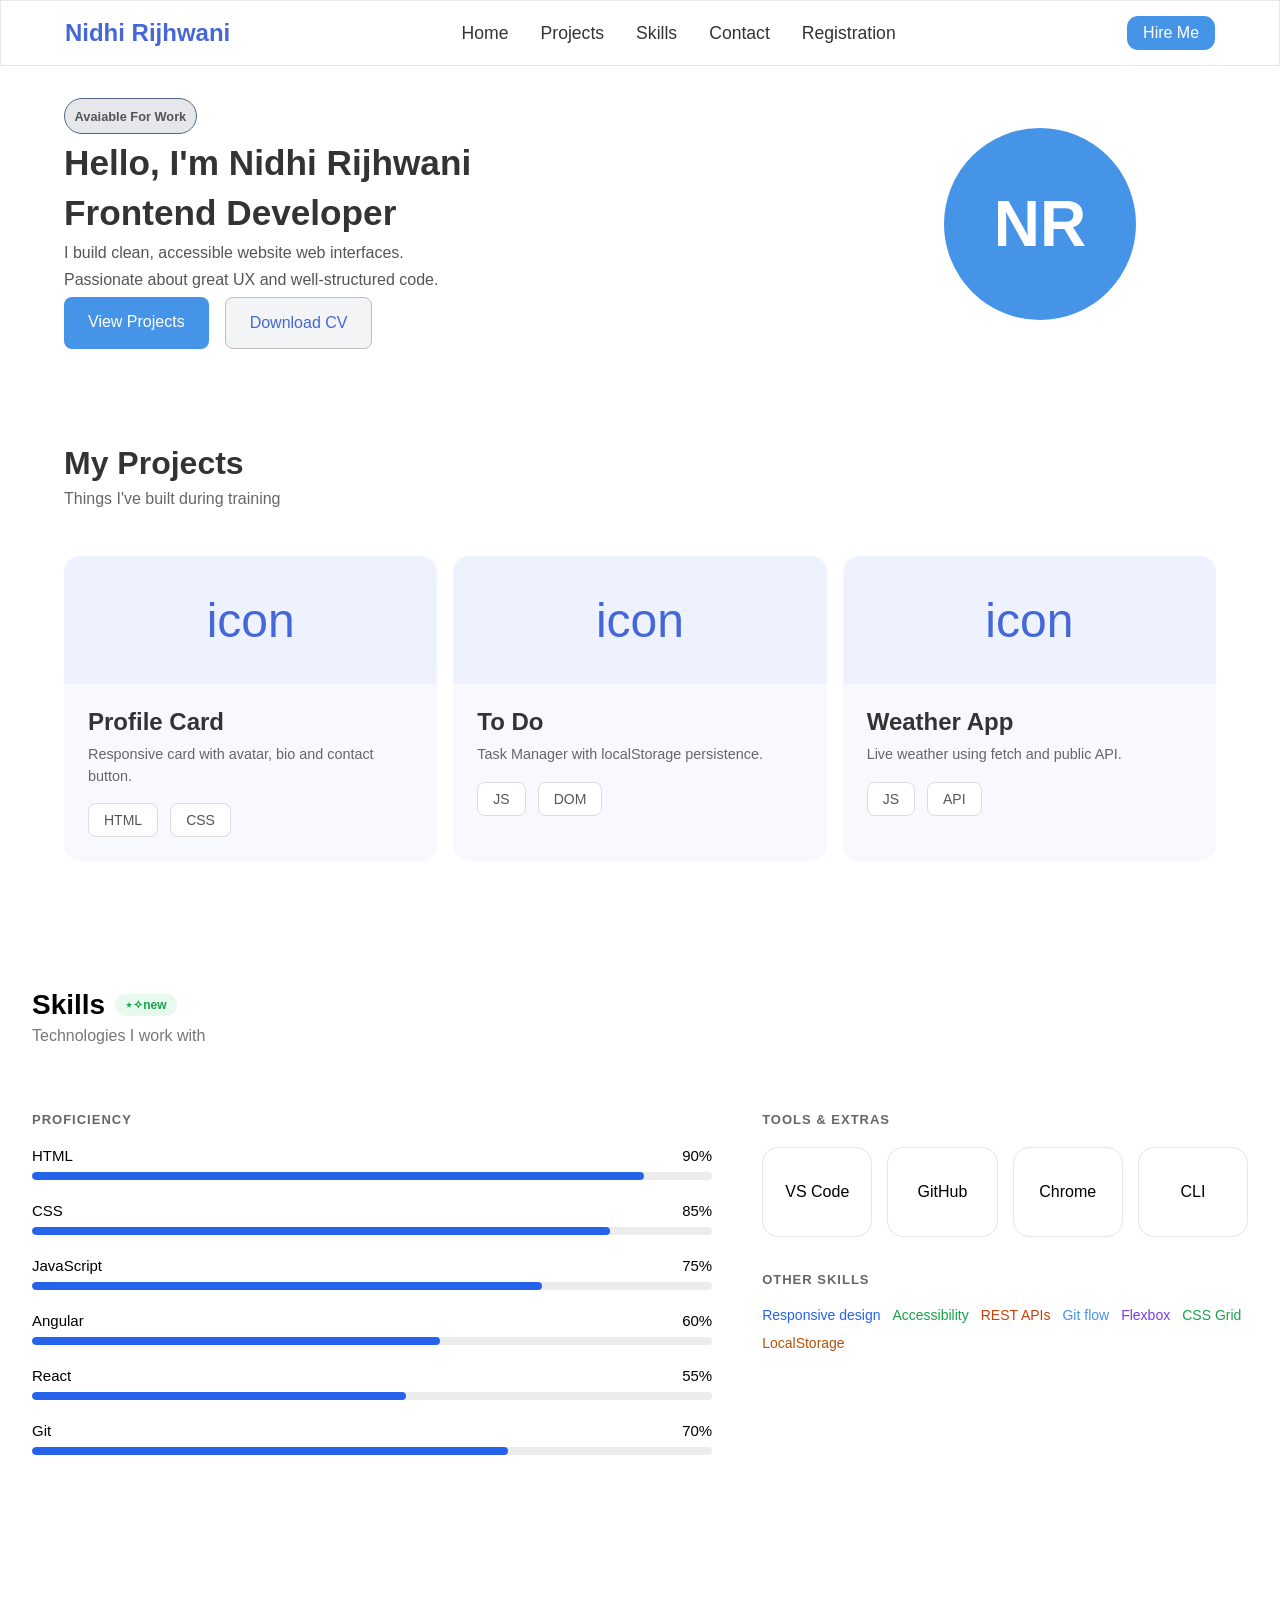
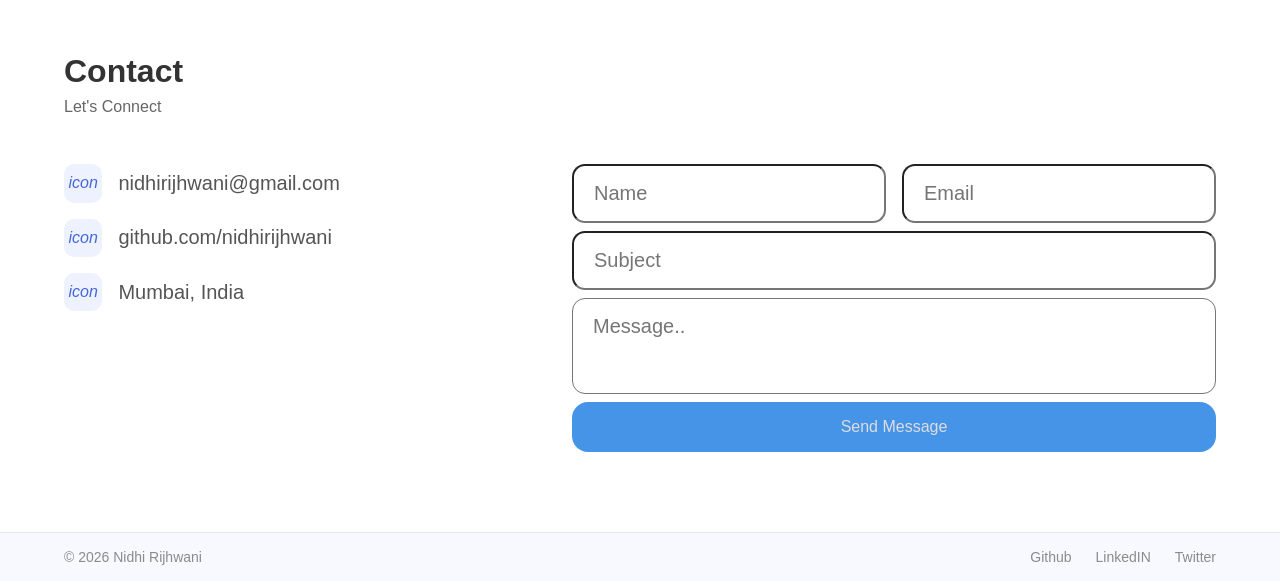
<file: index.html>
<!DOCTYPE html>
<html lang="en">
<head>
    <meta charset="UTF-8">
    <meta name="viewport" content="width=device-width, initial-scale=1.0">
    <title>Portfolio</title>
    <link rel="stylesheet" href="style.css">
    <link rel="stylesheet" href="responsive.css">
</head>
<body>
    <!-- Header Section -->
    <header class="header">
        <div class="container">
            <nav class="navbar">
                <a href="index.html" class="logo">Nidhi Rijhwani</a>
                <ul class="nav-links">
                    <li><a href="#home">Home</a></li>
                    <li><a href="#projects">Projects</a></li>
                    <li><a href="#skills">Skills</a></li>
                    <li><a href="#contact">Contact</a></li>
                    <li><a href="registration-form.html">Registration</a></li>
                </ul>
                <a href="#contact" class="btn-hire">Hire Me</a>
            </nav>
        </div>
    </header>
    <!-- Header End-->

    <!-- Hero Section -->
    <main>
        <section id="home" class="hero">
            <div class="container">
                <div class="hero-content">
                    <div class="hero-text">
                        <span class="status-badge">Avaiable For Work</span>
                        <h1>Hello, I'm Nidhi Rijhwani</h1>
                        <h1>Frontend Developer</h1>
                        <p>I build clean, accessible website web interfaces.</p>
                        <p>Passionate about great UX and well-structured code.</p>
                        <div class="hero-buttons">
                            <a href="#projects" class="btn btn-primary">View Projects</a>
                            <a href="#contact" class="btn btn-secondary">Download CV</a>
                        </div>
                    </div>
                    <div class="hero-image">
                        <div class="avatar">
                            NR
                        </div>
                    </div>
                </div>
            </div>
        </section>
    </main>
    <!-- Hero Section Ends-->

    <!-- Project Section -->
    <section id="projects" class="projects">
        <div class="container">
            <header class="section-header">
                <h2>My Projects</h2>
                <p>Things I've built during training</p>
            </header>
            <div class="project-grid">
                <!-- Card 1 -->
                <div class="project-card">
                    <div class="project-icon">
                        icon
                        <!-- icon -->
                    </div>
                    <div class="project-content">
                        <h3>Profile Card</h3>
                        <p>Responsive card with avatar, bio and contact button.</p>
                        <div class="tech-stack">
                            <span class="tech-badge">HTML</span>
                            <span class="tech-badge">CSS</span>
                        </div>
                    </div>
                </div>
                <!-- Card 2 -->
                 <div class="project-card">
                    <div class="project-icon">
                        icon
                        <!-- icon -->
                    </div>
                    <div class="project-content">
                        <h3>To Do</h3>
                        <p>Task Manager with localStorage persistence.</p>
                        <div class="tech-stack">
                            <span class="tech-badge">JS</span>
                            <span class="tech-badge">DOM</span>
                        </div>
                    </div>
                </div>
                <!-- Card 3 -->
                 <div class="project-card">
                    <div class="project-icon">
                        icon
                        <!-- icon -->
                    </div>
                    <div class="project-content">
                        <h3>Weather App</h3>
                        <p>Live weather using fetch and public API.</p>
                        <div class="tech-stack">
                            <span class="tech-badge">JS</span>
                            <span class="tech-badge">API</span>
                        </div>
                    </div>
                </div>
            </div>
        </div>
    </section>
    <!-- Project Section Ends-->

    <!-- Skill Section -->
    <section id="skills" class="skills">
        <div class="skills-header">
            <h2>Skills <span class="badge">⋆✧new</span></h2>
            <p>Technologies I work with</p>
        </div>

        <div class="skills-container">

            <!-- Left -->
            <div class="left">
            <h4>PROFICIENCY</h4>
            <div class="skill">
                <div class="skill-info">
                <span>HTML</span>
                <span>90%</span>
                </div>
                <div class="progress">
                <div class="fill" style="width:90%;"></div>
                </div>
            </div>

            <div class="skill">
                <div class="skill-info">
                <span>CSS</span>
                <span>85%</span>
                </div>
                <div class="progress">
                <div class="fill" style="width:85%;"></div>
                </div>
            </div>

            <div class="skill">
                <div class="skill-info">
                <span>JavaScript</span>
                <span>75%</span>
                </div>
                <div class="progress">
                <div class="fill" style="width:75%;"></div>
                </div>
            </div>

            <div class="skill">
                <div class="skill-info">
                <span>Angular</span>
                <span>60%</span>
                </div>
                <div class="progress">
                <div class="fill" style="width:60%;"></div>
                </div>
            </div>

            <div class="skill">
                <div class="skill-info">
                <span>React</span>
                <span>55%</span>
                </div>
                <div class="progress">
                <div class="fill" style="width:55%;"></div>
                </div>
            </div>

            <div class="skill">
                <div class="skill-info">
                <span>Git</span>
                <span>70%</span>
                </div>
                <div class="progress">
                <div class="fill" style="width:70%;"></div>
                </div>
            </div>

            </div>

            <!-- Right -->
            <div class="right">
            <h4>TOOLS & EXTRAS</h4>
            <div class="tools">
                <div class="tool">VS Code</div>
                <div class="tool">GitHub</div>
                <div class="tool">Chrome</div>
                <div class="tool">CLI</div>
            </div>

            <h4>OTHER SKILLS</h4>
            <div class="tags">
                <span>Responsive design</span>
                <span>Accessibility</span>
                <span>REST APIs</span>
                <span>Git flow</span>
                <span>Flexbox</span>
                <span>CSS Grid</span>
                <span>LocalStorage</span>
            </div>
            </div>
        </div>
    </section>
    <!-- Skill Section Ends-->

    <!-- Contact Section -->
     <section id="contact" class="contact">
        <div class="container">
            <div class="section-header">
                <h2>Contact</h2>
                <p>Let's Connect</p>
            </div>
            <div class="contact-content">

                <div class="contact-info">
                    <div class="contact-item">
                        <i> icon </i>
                        <div class="contact-text">
                        <p>nidhirijhwani@gmail.com</p>
                        </div>
                    </div>

                    <div class="contact-item">
                        <i> icon </i>
                        <div class="contact-text">
                        <p>github.com/nidhirijhwani</p>
                        </div>
                    </div>

                    <div class="contact-item">
                        <i> icon </i>
                        <div class="contact-text">
                        <p>Mumbai, India</p>
                        </div>
                    </div>
                </div>

                <form class="contact-form">
                    <div class="form-row">
                        <input type="text" name="name" placeholder="Name" required>
                        <input type="email" name="email" placeholder="Email" required>
                    </div>

                    <input type="text" name="submit-btn" placeholder="Subject"required>
                    <textarea placeholder="Message.." rows="2" required></textarea>
                    <button type="submit">Send Message</button>
                </form>
            </div>
        </div>
     </section>
    <!-- Contact Section Ends -->

    <!-- Footer Section -->
    <footer id="footer" class="footer">
        <div class="container footer-container">
            <p>&copy; 2026 Nidhi Rijhwani</p>
            <div class="footer-links">
                <a href="#">Github</a>
                <a href="#">LinkedIN</a>
                <a href="#">Twitter</a>
            </div>
        </div>
    </footer>
    <!-- Footer Section Ends -->

</body>
</html>
</file>
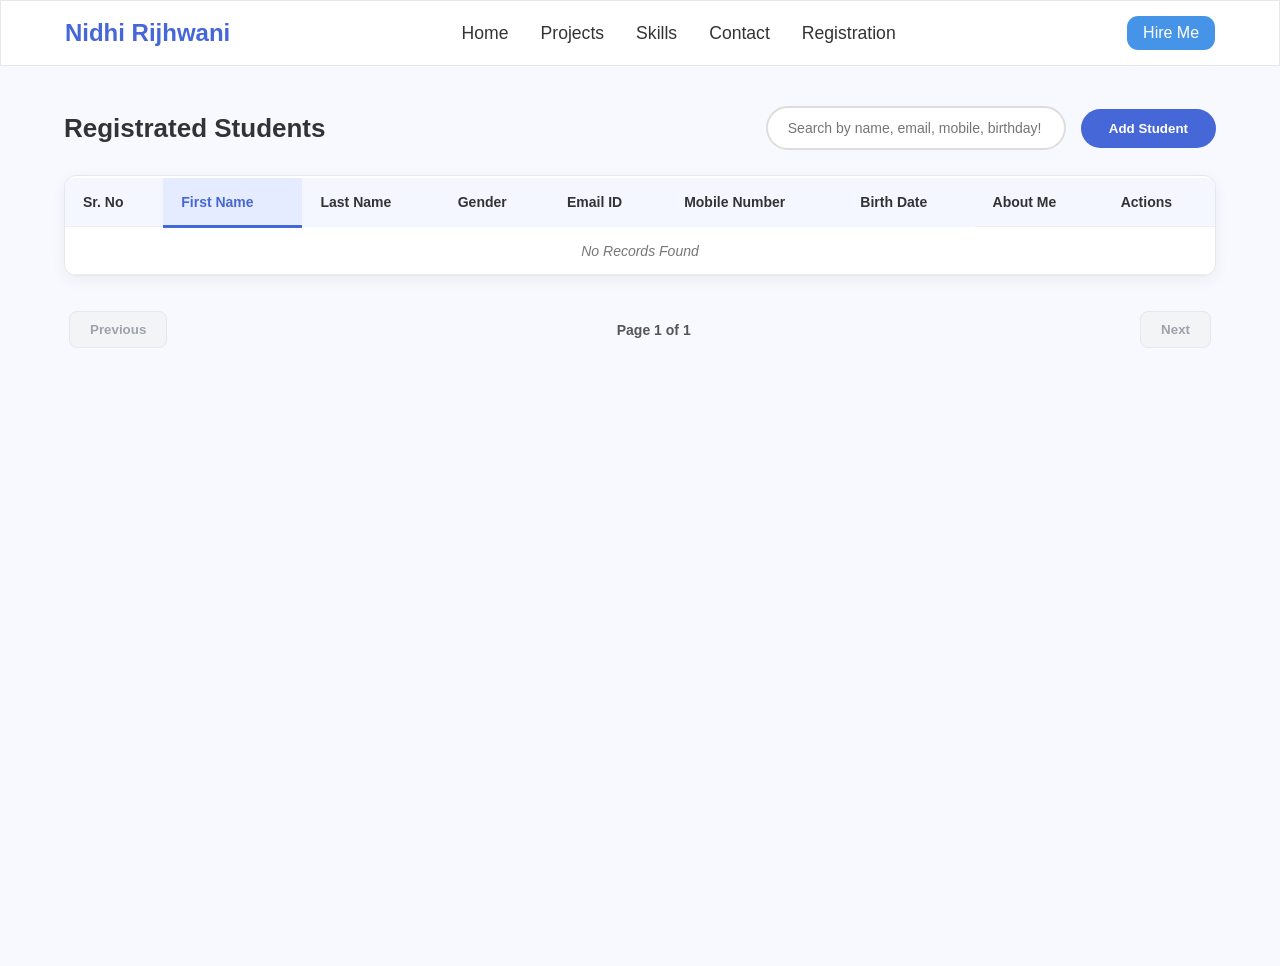
<file: registration-form.html>
<!DOCTYPE html>
<html lang="en">
<head>
    <meta charset="UTF-8">
    <meta name="viewport" content="width=device-width, initial-scale=1.0">
    <title>Student Registration Form</title>
    <link rel="stylesheet" href="style.css">
    <link rel="stylesheet" href="responsive.css">
</head>
<body>
    <!-- Header Section -->
    <header class="header">
        <div class="container">
            <nav class="navbar">
                <a href="index.html" class="logo">Nidhi Rijhwani</a>
                <ul class="nav-links">
                    <li><a href="index.html">Home</a></li>
                    <li><a href="index.html#projects">Projects</a></li>
                    <li><a href="index.html#skills">Skills</a></li>
                    <li><a href="index.html#contact">Contact</a></li>
                    <li><a href="#studentForm">Registration</a></li>
                </ul>
                <a href="index.html#contact" class="btn-hire">Hire Me</a>
            </nav>
        </div>
    </header>
    <!-- Header End-->

    <section class="registration-section">
        <div class="container">

            <!-- Toast Notification for Success Alerts -->
            <div id="toastNotification" class="toast hidden"></div>

            <!--Student Table View - joh visible hi hona chaiye -->
            <div id="tableView">
                <div class="table-header-bar">
                    <h2 class="form-header table-title">
                        Registrated Students
                    </h2>
                    <div class="table-controls">
                        <div class="search-container">
                            <input type="text" name="searchBox" id="searchBox" placeholder="Search by name, email, mobile, birthday!">
                        </div>
                        <button id="showAddFormBtn" class="btn-add">Add Student</button>
                    </div>
                </div>

                <div class="table-responsive">
                    <table class="student-table" id="studentTable">
                        <thead>
                            <tr>
                                <th>Sr. No</th>
                                <th class="sortable" data-column="firstName">First Name</th>
                                <th class="sortable" data-column="lastName">Last Name</th>
                                <th class="sortable" data-column="gender">Gender</th>
                                <th class="sortable" data-column="email">Email ID</th>
                                <th class="sortable" data-column="mobile">Mobile Number</th>
                                <th class="sortable" data-column="birthDate">Birth Date</th>
                                <th>About Me</th>
                                <th>Actions</th>
                            </tr>
                        </thead>
                        <tbody id="studentTableBody">
                            <!-- Dynamic Rows yahan aayegi (data ohlala)-->
                        </tbody>
                    </table>
                </div>

                <!-- Pagination -->
                <div class="pagination-container">
                    <button id="prevPageBtn" class="btn-pagination">Previous</button>
                    <span id="pageInfo">Page 1 of 1</span>
                    <button id="nextPageBtn" class="btn-pagination">Next</button>
                </div>

            </div>

            <!-- Form View (Hidden by default) -->
            <div id="formView" class="hidden">
                <form id="studentForm" class="student-form" onsubmit="validateForm(event)">

                    <h2 class="form-header" id="formTitle">Student Registration Form</h2>

                    <div class="row">
                        <!-- First Name -->
                        <div class="form-group">
                            <input type="text" name="firstName" id="firstName" placeholder=" ">
                            <label for="firstName">First Name</label>
                            <small class="error" id="firstNameError"></small>
                        </div>
                        <!-- First Name Ends-->

                        <!-- Middle Name -->
                        <div class="form-group">
                            <input type="text" name="middleName" id="middleName" placeholder=" ">
                            <label for="middleName">Middle Name</label>
                            <small class="error" id="middleNameError"></small>
                        </div>
                        <!-- Middle Name Ends -->

                        <!-- Last Name -->
                        <div class="form-group">
                            <input type="text" name="lastName" id="lastName" placeholder=" ">
                            <label for="lastName">Last Name</label>
                            <small class="error" id="lastNameError"></small>
                        </div>
                        <!-- Last Name Ends -->
                    </div>

                    <!-- Gender -->
                    <div class="gender-group">
                        <label for="gender" class="gender-title">Gender</label>
                        <div class="radio-group">
                            <label class="radio-card">
                                <input type="radio" name="gender" value="male">
                                Male
                            </label>
                            <label class="radio-card">
                                <input type="radio" name="gender" value="female">
                                Female
                            </label>
                        </div>
                        <small class="error" id="genderError"></small>
                    </div>
                    <!-- Gender Ends -->

                    <div class="row">
                        <!-- Email -->
                        <div class="form-group">
                            <input type="email" name="email" id="email" placeholder=" ">
                            <label for="email">Email ID</label>
                            <small class="error" id="emailError"></small>
                        </div>
                        <!-- Email Ends-->

                        <!-- Mobile -->
                        <div class="form-group">
                            <input type="tel" name="mobile" id="mobile" placeholder=" ">
                            <label for="mobile">Mobile Number</label>
                            <small class="error" id="mobileError"></small>
                        </div>
                        <!-- Mobile Ends-->
                    </div>

                    <!-- Birth Date -->
                    <div class="form-group">
                        <input type="date" name="birth" id="birthDate">
                        <label for="birthDate" class="date-label">Birth Date</label>
                        <small class="error" id="birthDateError"></small>
                    </div>
                    <!-- Birth Date Error-->

                    <!--Enable Button -->
                    <div class="checkbox-group">
                        <input type="checkbox" name="enableAbout" id="enableAbout">
                        <label for="enableAbout">Enable About ME</label>
                    </div>
                    <!-- Enable Btn Ends-->

                    <!-- About ME -->
                    <div class="form-group">
                        <textarea  
                        id="aboutMe" 
                        rows="5" 
                        maxlength="1024" 
                        placeholder=" " 
                        disabled></textarea>
                        <label for="aboutMe">About Me</label>
                        <div class="counter">
                            <span id="charCount">0</span>/1024 Characters
                        </div>
                        <small class="error" id="aboutMeError"></small>
                    </div>
                    <!-- About ME Ends-->

                    <!-- Action Button -->
                    <div class="btn-container form-actions">
                        <button type="submit" id="submitFormBtn"> REGISTER </button>
                        <button type="button" id="resetFormBtn" class="btn-reset" disabled> RESET </button>
                        <button type="button" id="cancelFormBtn" class="btn-cancel"> CANCEL </button>
                    </div>
                    <!-- Action Button Ends -->
                </form>
            </div>
        </div>
    </section>

    <script src="script.js"></script>
</body>
</html>
</file>
<file: style.css>
/* Global Styles */
* {
    margin: 0;
    padding: 0;
    box-sizing: border-box;
    font-family: sans-serif;
    scroll-behavior: smooth;
}

/* Navbar Styles */
.header {
    width: 100%;
    position: sticky;
    top: 0;
    z-index: 100;
    background-color: #fff;
    border: 1px solid #e5e7eb;
}
.container {
    width: 90%;
    margin: auto;
}
.navbar {
    height: 64px;
    display: flex;
    justify-content: space-between;
    align-items: center;
}
.logo {
    font-size: 24px;
    font-weight: 700;
    text-decoration: none;
    color: #4567d8;
}
.nav-links {
    display: flex;
    list-style: none;
    align-items: center;
    gap: 32px;
}
.nav-links a {
    text-decoration: none;
    color: #333;
    font-size: 17.6px;
}
.nav-links a:hover, 
.nav-links a:active {
    color: #4694e8;
}
.btn-hire {
    display: inline-flex;
    align-items: center;
    justify-content: center;
    padding: 8px 16px;
    background-color: #4694e8;
    color: #fff;
    border: none;
    border-radius: 11.2px;
    cursor: pointer;
    text-decoration: none;
}
.btn-hire:hover {
    background-color: #0b3868;
}


/* Hero Section  */
.hero {
    padding: 32px 0 ;
}
.hero-content {
    display: grid;
    grid-template-columns: 1fr 352px; /* flexible on left & fixed right */
    align-items: center;
    gap: 64px;
}
.hero-text {
    display: flex;
    flex-direction: column;
    gap: 8px;
}
.status-badge {
    width: fit-content;
    padding: 9.6px;
    background-color: #e5e7eb;
    color: #4694e8;
    border: 1px solid #51677e;
    border-radius: 1584px;
    font-size: 12.8px;
    font-weight: 600;
}
.hero-text h1 {
    font-size: 35.2px;
    font-weight: 700;
    line-height: 1.2;
    color: #333;
}
.hero-text span {
    color: #555;
}
.hero-text p {
    color: #555;
    line-height: 1.2;
    max-width: 560px;
}
.hero-buttons {
    display: flex;
    margin: 0;
    gap: 16px;
}
.btn {
    text-decoration: none;
    padding: 16px 24px;
    border-radius: 8px;
    font-weight: 500;
}
.btn-primary {
    background-color: #4694e8;
    color: #fff;
}
.btn-primary:hover {
    background-color: #0b3868;
}
.btn-secondary {
    background-color: #f3f4f6;
    color: #4567d8;
    border: 1px solid #bebebe;
}
.btn-secondary:hover {
    background: #e5e5e5;
}
.hero-image {
    display: flex;
    justify-content: center;
}
.avatar {
    width: 192px;
    height: 192px;
    border-radius: 50%;
    border: 5px solid #4694e8;
    background: #4694e8;
    color: #fff;
    font-size: 64px;
    font-weight: 700;
    display: flex;
    justify-content: center;
    align-items: center;
}


/* Project Section */
.projects {
    padding: 64px 0;
}
.section-header {
    margin-bottom: 48px;
}
.section-header h2 {
    font-size: 32px;
    font-weight: 700;
    color: #333;
}
.section-header p {
    color: #666;
    margin-top: 8px;
    font-size: 16px;
}
.project-grid {
    display: grid;
    grid-template-columns: repeat(3, 1fr);
    gap: 16px;
}
.project-card {
    background-color: #f8f9ff;
    border: #e5e7eb;
    border-radius: 16px;
    overflow: hidden;
}
.project-icon {
    display: flex;
    justify-content: center;
    align-items: center;
    height: 128px;
    font-size: 48px;
    color: #4567d8;
    background: #eef2ff;
}
.project-content {
    padding: 24px;
}
.project-content h3 {
    font-size: 24px;
    margin-bottom: 8px;
    color: #333;
}
.project-content p {
    color: #666;
    font-size: 14.4px;
    margin-bottom: 16px;
    line-height: 1.5;
}
.tech-stack {
    display: flex;
    flex-wrap: wrap;
    gap: 12px;
}
.tech-stack span {
    padding: 8px 15px;
    background-color: #fff;
    border: 1px solid #ddd;
    border-radius: 8px;
    font-size: 14px;
    color: #555;
}

/* Skill Section */
.skills {
    padding: 64px 0;
}
.skills-header h2{
    padding: 0 32px;
    font-size:28px;
    font-weight:700;
    display:flex;
    align-items:center;
    gap:10px;
}
.badge{
    font-size:12px;
    color:#16a34a;
    background:#e8f9ee;
    padding:4px 10px;
    border-radius:20px;
}
.skills-header p{
    padding: 0 32px;
    color:#777;
    margin-top:6px;
}
.skills-container{
    padding: 32px 32px;
    display:grid;
    grid-template-columns:1.4fr 1fr;
    gap:50px;
    margin-top:35px;
}
h4{
    color:#666;
    font-size:13px;
    letter-spacing:1px;
    margin-bottom:20px;
}
.skill{
    margin-bottom:22px;
}
.skill-info{
    display:flex;
    justify-content:space-between;
    font-size:15px;
    margin-bottom:8px;
}
.progress{
    width:100%;
    height:8px;
    background:#ececec;
    border-radius:20px;
    overflow:hidden;
}
.fill{
    height:100%;
    background:#2563eb;
    border-radius:20px;
}
.tools{
    display:grid;
    grid-template-columns:repeat(4,1fr);
    gap:15px;
    margin-bottom:35px;
}
.tool{
    height:90px;
    border:1px solid #e5e5e5;
    border-radius:16px;
    display:flex;
    align-items:center;
    justify-content:center;
    background:#fff;
    font-weight:500;
    transition:.3s;
    cursor:pointer;
}
.tool:hover{
    transform:translateY(-4px);
    box-shadow:0 10px 25px rgba(0,0,0,.08);
}
.tags{
    display:flex;
    flex-wrap:wrap;
    gap:12px;
}
.tags span{
    color:#2563eb;
    font-size:14px;
    cursor:pointer;
}
.tags span:nth-child(2){
    color:#16a34a;
}
.tags span:nth-child(3){
    color:#c2410c;
}
.tags span:nth-child(4){
    color:#4694e8;
}
.tags span:nth-child(5){
    color:#7c3aed;
}
.tags span:nth-child(6){
    color:#16a34a;
}
.tags span:nth-child(7){
    color:#b45309;
}


/* Contact Section */
.contact {
    padding: 80px 0;
}
.contact-content {
    margin-top: 32px;
    display: flex;
    justify-content: space-between;
    align-items: flex-start;
    gap: 48px;
}
.contact-info {
    flex: 1;
    display: flex;
    flex-direction: column;
    gap: 16px;
}
.contact-item {
    display: flex;
    align-items: center;
    gap: 16px;
}
.contact-item i {
    width: 38.4px;
    height: 38.4px;
    display: flex;
    align-items: center;
    justify-content: center;
    font-size: 16px;
    color: #4567d8;
    background: #eef2ff;
    border-radius: 10px;
}
.contact-text p {
    font-size: 20px;
    color: #555;
}
.contact-form {
    flex: 1.4;
    display: flex;
    flex-direction: column;
    gap: 8px;
}
.form-row {
    display: flex;
    gap: 16px;
}
.form-row input{
    flex: 1;
}
.contact-form input, 
.contact-form textarea {
    width: 100%;
    padding: 16px 20px;
    font-size: 20px;
    border-radius: 13px;
}
.contact-form textarea {
    resize: none;
    min-height: 96px;
}
.contact-form button {
    padding: 16px;
    border: none;
    border-radius: 16px;
    background: #4694e8;
    color: #ddd;
    font-size: 16px;
}


/* Footer Section  */
.footer {
    padding: 16px 0;
    border-top: 1px solid #e5e7eb;
    background: #f8f9ff;
}
.footer-container {
    display: flex;
    justify-content: space-between;
    align-items: center;
}
.footer p, 
.footer-links a {
    font-size: 14px;
    color: #8b8b8b;
    text-decoration: none;
}
.footer-links {
    display: flex;
    gap: 24px;
}

/* ===== 
Student Registration Form StyleSheet Continue
===== */

/* --- Registration Section --- */
.registration-section {
    padding: 40px 0;
    background: #f8f9ff;
    min-height: 100vh;
}
.student-form {
    max-width: 850px;
    margin: 15px auto;
    background: #fff;
    padding: 35px;
    border-radius: 18px;
    box-shadow: 0 8px 25px rgba(0,0,0,0.10);
    gap: 22px;
    display: flex;
    flex-direction: column;
}

/* --- Header ---  */
.form-header {
    color: #333;
    font-size: 26px;
    text-align: center;
    margin-bottom: 22px;
}

/* --- Rows --- */
.row {
    display: flex;
    /* grid-template-columns: repeat(3, 1fr);  */
    gap: 20px;
    align-items: flex-start;
}
.row .form-group {
    flex: 1;
    min-width: 0;
}

/* --- Floating Inputs --- */

.form-group {
    position: relative;
}
.form-group input,
.form-group textarea {
    width: 100%;
    border: 2px solid #ddd;
    border-radius: 10px;
    padding: 18px 15px 10px;
    font-size: 15px;
    transition: 0.3s;
    outline: none; 
}
.form-group input:focus,
.form-group textarea:focus {
    border-color: #4567d8;
    box-shadow: 0 0 10px rgba(69, 103, 216, 15); /* wow derha mast  */
}

.form-group label {
    position: absolute;
    left: 15px;
    top: 15px;
    background: #fff;
    color: #666;
    padding: 0 5px;
    transition: .25s;
}

/* These are floating animations */
.form-group input:focus + label,
.form-group input:not(:placeholder-shown) + label,
.form-group textarea:focus + label, 
.form-group textarea:not(:placeholder-shown) + label {
    top: -10px;
    font-size: 12px;
    color: #4567d8;
}

/* --- Gender --- */
.gender-group {
    margin: 5px;
}
.gender-title {
    font-size: 15px;
    font-weight: 600;
    color: #333;
    margin-bottom: 12px;
}
.radio-group {
    display: flex;
    align-items: center;
    gap: 8px;
    padding: 14px 0;
}
.radio-card {
    border-color: #4567d8;
    background: #F4f7ff;
}

/* --- Checkbox --- */
.checkbox-group {
    display: flex;
    align-items: center;
    gap: 10px;
}

/* --- TextArea --- */
textarea {
    resize: none;
    min-height: 140px;
}

/* --- Counter --- */
.counter {
    text-align: right;
    font-size: 12px;
    color: #666;
    margin-top: 5px;
}

/* --- Errors --- */
.error {
    color: rgb(250, 13, 13);
    font-size: 12px;
    margin-top: 6px;
}

/* --- Button --- */
.btn-container {
    text-align: center;
}
.student-form button {
    padding: 15px 45px;
    border: none;
    border-radius: 20px;
    background: #4567d8;
    color: #fff;
    font-size: 15px;
    font-weight: 600;
    cursor: pointer;
}
.student-form button:hover {
    background: #284db8;
    transform: translateY(-2px); /* cutie */
    box-shadow: 0 8px 18px rgb(69, 103, 216);
}

/* =====
CRUD Table, Paginations & Utility Stylesheet
===== */

/* --- Helper Utilities --- */
.hidden {
    display: none !important;
    /* 
    -element ko select karega jaise ki form ko and usko remove karedega completely layout se bina koi space liye. 
    - Uske sath high priority set hogi jisse voh override kare styles display hogi dusro ki
    - Efficient hai kahi jagah jahan hume toggling dikha ho ya koi elements nah dikhana ho 
    */
}

/* --- Table Header Bar & Controls */
.table-header-bar {
    display: flex;
    justify-content: space-between;
    align-items: center;
    margin-bottom: 25px;
    flex-wrap: wrap;
    gap: 15px;
}
.table-title {
    margin-bottom: 0 !important;
    text-align: left !important;
}
.table-controls {
    display: flex;
    align-items: center;
    gap: 15px;
    flex-wrap: wrap;
}
.search-container input {
    padding: 12px 20px;
    font-size: 14px;
    border: 2px solid #ddd;
    border-radius: 25px;
    width: 300px;
    outline: none;
}

.search-container input:focus {
    border-color: #4567d8;
    box-shadow: 0 0 8px rgba(69, 103, 216, 0.2);
}
.btn-add {
    padding: 12px 28px;
    background: #4567d8;
    color: #fff;
    border: none;
    border-radius: 25px;
    font-weight: 600;
    cursor: pointer;
    transition: 0.3s;
}
.btn-add:hover {
    background: #284db8;
    transform: translateY(-2px);
    box-shadow: 0 5px 15px rgba(69, 103, 216, 0.3);
}

/* --- Student Table --- */
.table-responsive {
    width: 100%;
    overflow-x: auto;
    border-radius: 12px;
    box-shadow: 0 4px 15px rgba(0,0,0,0.05);
    background: #fff;
    margin-bottom: 20px;
    border: 1px solid #e5e7eb;
}
.student-table {
    width: 100%;
    border-collapse: collapse;
    font-size: 14px;
    text-align: left;
}
.student-table th,
.student-table td {
    padding: 15px 18px;
    border-bottom: 1px solid #eee;
}
.student-table th {
    background-color: #f4f7ff;
    color: #333;
    font-weight: 600;
    white-space: nowrap;
}
.student-table th.sortable {
    cursor: pointer;
    user-select: none;
    transition: background-color 0.2s, border-color 0.2s;
    border-top: 3px solid transparent;
    border-bottom: 3px solid transparent;
}
.student-table th.sortable:hover {
    background-color: #e5ecff;
}
.student-table th.sorted-header {
    background-color: #e5ecff;
    color: #4567d8;
}
.student-table th.sort-asc {
    border-bottom-color: #4567d8 !important;
}
.student-table th.sort-desc {
    border-top-color: #4567d8 !important;
}
.student-table tbody tr {
    transition: background-color 0.2s;
}
.student-table tbody tr:hover {
    background-color: #f8faff;
}
.student-table tbody tr:nth-child(even) {
    background-color: #fafbff;
}

/* Sorted Column Highlight */
.student-table td.sorted-column {
    background-color: rgba(69, 103, 216, 0.02);
}
.student-table tr:hover td.sorted-column {
    background-color: rgba(69, 103, 216, 0.04);
}

/* Column Truncation for About Me */
.col-about-me {
    max-width: 180px;
    white-space: nowrap;
    overflow: hidden;
    text-overflow: ellipsis;
}

/* Action Buttons */
.action-buttons {
    display: flex;
    gap: 8px;
    white-space: nowrap;
}
.btn-action {
    padding: 6px 12px;
    border: none;
    border-radius: 6px;
    font-size: 13px;
    font-weight: 600;
    cursor: pointer;
    transition: 0.2s;
}
.btn-edit {
    background-color: #eef2ff;
    color: #4567d8;
    border: 1px solid #c7d2fe;
}
.btn-edit:hover {
    background-color: #4567d8;
    color: #fff;
}
.btn-delete {
    background-color: #fef2f2;
    color: #ef4444;
    border: 1px solid #fecaca;
}
.btn-delete:hover {
    background-color: #ef4444;
    color: #fff;
}

/* No records state */
.no-records {
    text-align: center;
    color: #777;
    font-style: italic;
}

/* --- Pagination Controls --- */
.pagination-container {
    display: flex;
    justify-content: space-between;
    align-items: center;
    padding: 15px 5px;
}
.btn-pagination {
    padding: 10px 20px;
    border: 1px solid #ddd;
    background: #fff;
    color: #555;
    font-weight: 600;
    border-radius: 8px;
    cursor: pointer;
    transition: 0.2s;
}
.btn-pagination:hover:not(:disabled) {
    border-color: #4567d8;
    color: #4567d8;
    background: #f4f7ff;
}
.btn-pagination:disabled {
    background: #f3f4f6;
    color: #9ca3af;
    cursor: not-allowed;
    border-color: #e5e7eb;
}
#pageInfo {
    font-size: 14px;
    font-weight: 600;
    color: #555;
}

/* --- Form Actions Layout --- */
.form-actions {
    display: flex;
    justify-content: center;
    align-items: center;
    gap: 15px;
    margin-top: 15px;
}
.form-actions button {
    padding: 14px 35px;
    border: none;
    border-radius: 20px;
    font-size: 15px;
    font-weight: 600;
    cursor: pointer;
    transition: 0.3s;
}
.btn-reset {
    background-color: #f3f4f6;
    color: #4b5563;
    border: 2px solid #e5e7eb;
}
.btn-reset:hover:not(:disabled) {
    background-color: #e5e7eb;
    transform: translateY(-2px);
}
.btn-reset:disabled {
    background-color: #f3f4f6;
    color: #9ca3af;
    border-color: #e5e7eb;
    cursor: not-allowed;
    transform: none !important;
    box-shadow: none !important;
}
.btn-cancel {
    background-color: #fef2f2;
    color: #ef4444;
    border: 2px solid #fecaca;
}
.btn-cancel:hover {
    background-color: #ef4444;
    color: #fff;
    transform: translateY(-2px);
    box-shadow: 0 5px 15px rgba(239, 68, 68, 0.3);
}

/* --- Toast success alerts --- */
.toast {
    position: fixed;
    top: 25px;
    right: 25px;
    background-color: #10b981;
    color: #fff;
    padding: 15px 25px;
    border-radius: 8px;
    box-shadow: 0 10px 25px rgba(16, 185, 129, 0.3);
    font-weight: 600;
    z-index: 1000;
    transition: opacity 0.3s, transform 0.3s;
    animation: slideIn 0.3s ease-out;
}
@keyframes slideIn {
    from {
        transform: translateY(-50px);
        opacity: 0;
    }
    to {
        transform: translateY(0);
        opacity: 1;
    }
}
</file>
<file: responsive.css>
/* Media Queries */
@media screen and (max-width: 768px) {
    
    /* Navbar Section*/
    .nav-links {
        gap: 16px;
        flex-wrap: wrap;
        justify-content: center;
    }
    .navbar {
        flex-direction: column;
        justify-content: center;
        gap: 16px;
        height: auto;
        padding: 20px 0;
    }
    .btn-hire {
        width: fit-content;
    }

    /* Hero Section */
    .hero-content {
        grid-template-columns: 1fr;
        text-align: center;
        gap: 32px;
    }    
    .hero-text {
        align-items: center;
    }
    .hero-buttons {
        justify-content: center;
    }

    /* Project Section  */
    .project-grid {
        grid-template-columns: 1fr;
    }

    /* Skill Section */
    .skills-container{
        grid-template-columns:1fr;
    }
    .tools{
        grid-template-columns:repeat(2, 1fr);
    }

    /* Contact Section */
    .contact-content {
        flex-direction: column;
        gap: 64px;
    }
    .contact-info, 
    .contact-form {
        width: 100%;
    }

    /* Footer Section  */
    .footer-container {
        flex-direction: column;
        gap: 16px;
        text-align: center;
    }
    .footer-links {
        gap: 16px;
    }
    
    /* Registration Form */
    .student-form {
        padding: 25px;
        margin: 10px auto;
    }
    .row {
        flex-direction: column;
    }
    .row .form-group {
        width: 100%;
    }
    .form-header {
        font-size: 22px;
        margin-bottom: 15px;
    }

    /* Table Controls and Header Bar for Tablets */
    .table-header-bar {
        flex-direction: column;
        align-items: stretch;
        gap: 15px;
    }
    .table-controls {
        flex-direction: column;
        align-items: stretch;
        gap: 12px;
    }
    .search-container input {
        width: 100%;
    }
    .btn-add {
        width: 100%;
        text-align: center;
    }

    /* Pagination and Actions stacking on mobile */
    .pagination-container {
        display: flex;
        gap: 15px;
    }
    .btn-pagination {
        text-align: center;
    }
    .form-actions {
        flex-direction: column;
        width: 100%;
        gap: 15px;
    }
    .form-actions button {
        width: 60% !important;
    }
}

@media screen and (max-width: 480px) {
    /* Navbar Section */
    .navbar {
        flex-direction: column;
        gap: 13px;
        padding: 16px 0;
    }
    .nav-links {
        flex-wrap: wrap;
        justify-content: center;
        gap: 12px;
        font-size: 15px;
    }
    .btn-hire {
        width: 100%;
        max-width: 96px;
    }
    
    /* Hero Section */
    .hero-content {
        grid-template-columns: 1fr;
        text-align: center;
        gap: 25px;
    }
    .hero-text {
        align-items: center;
    }
    .hero-text h1 {
        font-size: 32px;
        line-height: 1.2;
    }
    .hero-text p {
        font-size: 15.2px;
    }
    .hero-buttons {
        flex-direction: column;
        align-items: center;
        gap: 6.4px;
    }
    
    /* Project Section */
    .project-grid {
        grid-template-columns: 1fr;
    }

    /* Tools grid */
    .tools {
        grid-template-columns: repeat(2, 1fr);
    }

    /* Contact Section */
    .contact-item {
        align-items: flex-start;
    }
    .contact-form input, 
    .contact-form textarea,
    .contact-form button {
        font-size: 19.2px;
    }
    .form-row {
        flex-direction: column;
    }

    /* Footer Section  */
    .footer {
        padding: 21px 0;
    }
    .footer-links {
        flex-wrap: wrap;
        justify-content: center;
        gap: 13px;
    }
    .footer p, 
    .footer-links a {
        font-size: 13px;
    }

    /* Registration Form adjustments */
    .student-form {
        padding: 20px 15px;
        margin: 5px auto;
        gap: 15px;
    }
    .form-header {
        font-size: 20px;
    }
    .form-group input,
    .form-group textarea {
        padding: 15px 12px 8px;
        font-size: 14px;
    }
    .form-group label {
        left: 12px;
        top: 13px;
        font-size: 14px;
    }

    /* Floating label adjustment for mobile sizes */
    .form-group input:focus + label,
    .form-group input:not(:placeholder-shown) + label,
    .form-group textarea:focus + label,
    .form-group textarea:not(:placeholder-shown) + label {
        top: -8px;
        font-size: 11px;
    }

    .gender-title {
        font-size: 14px;
    }
    .radio-group {
        padding: 10px 5px;
        flex-direction: column;
        align-items: flex-start;
        gap: 10px;
    }
    .radio-card {
        width: 100%;
        padding: 10px;
        border: 1px solid #ddd;
        border-radius: 8px;
    }

    /* Make buttons full-width on mobile */
    .student-form button {
        width: 100%;
        padding: 12px 0;
        border-radius: 12px;
    }
    
    /* Pagination and Actions stacking on mobile */
    .pagination-container {
        flex-direction: column;
        gap: 10px;
    }
    .btn-pagination {
        width: 60%;
        text-align: center;
    }
    .form-actions {
        flex-direction: column;
        width: 100%;
        gap: 10px;
    }
    .form-actions button {
        width: 50% !important;
    }
}
</file>
